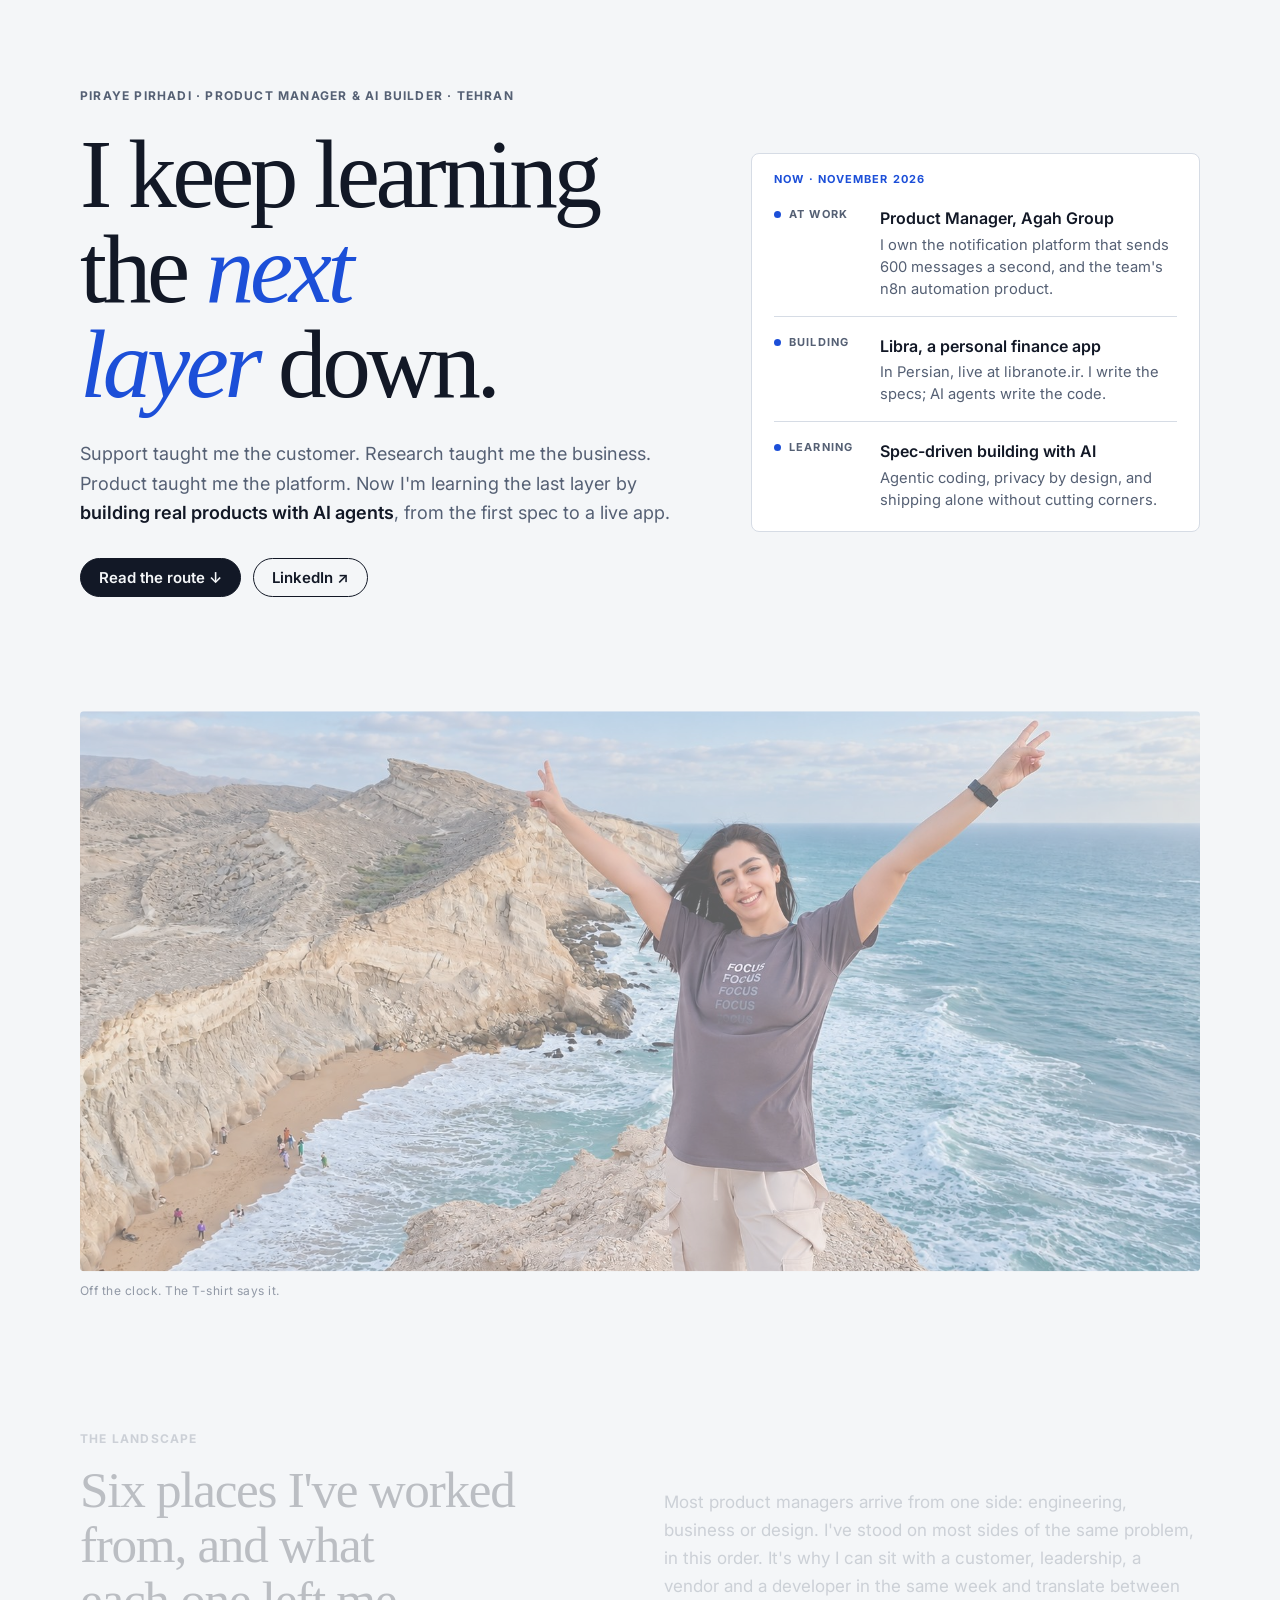
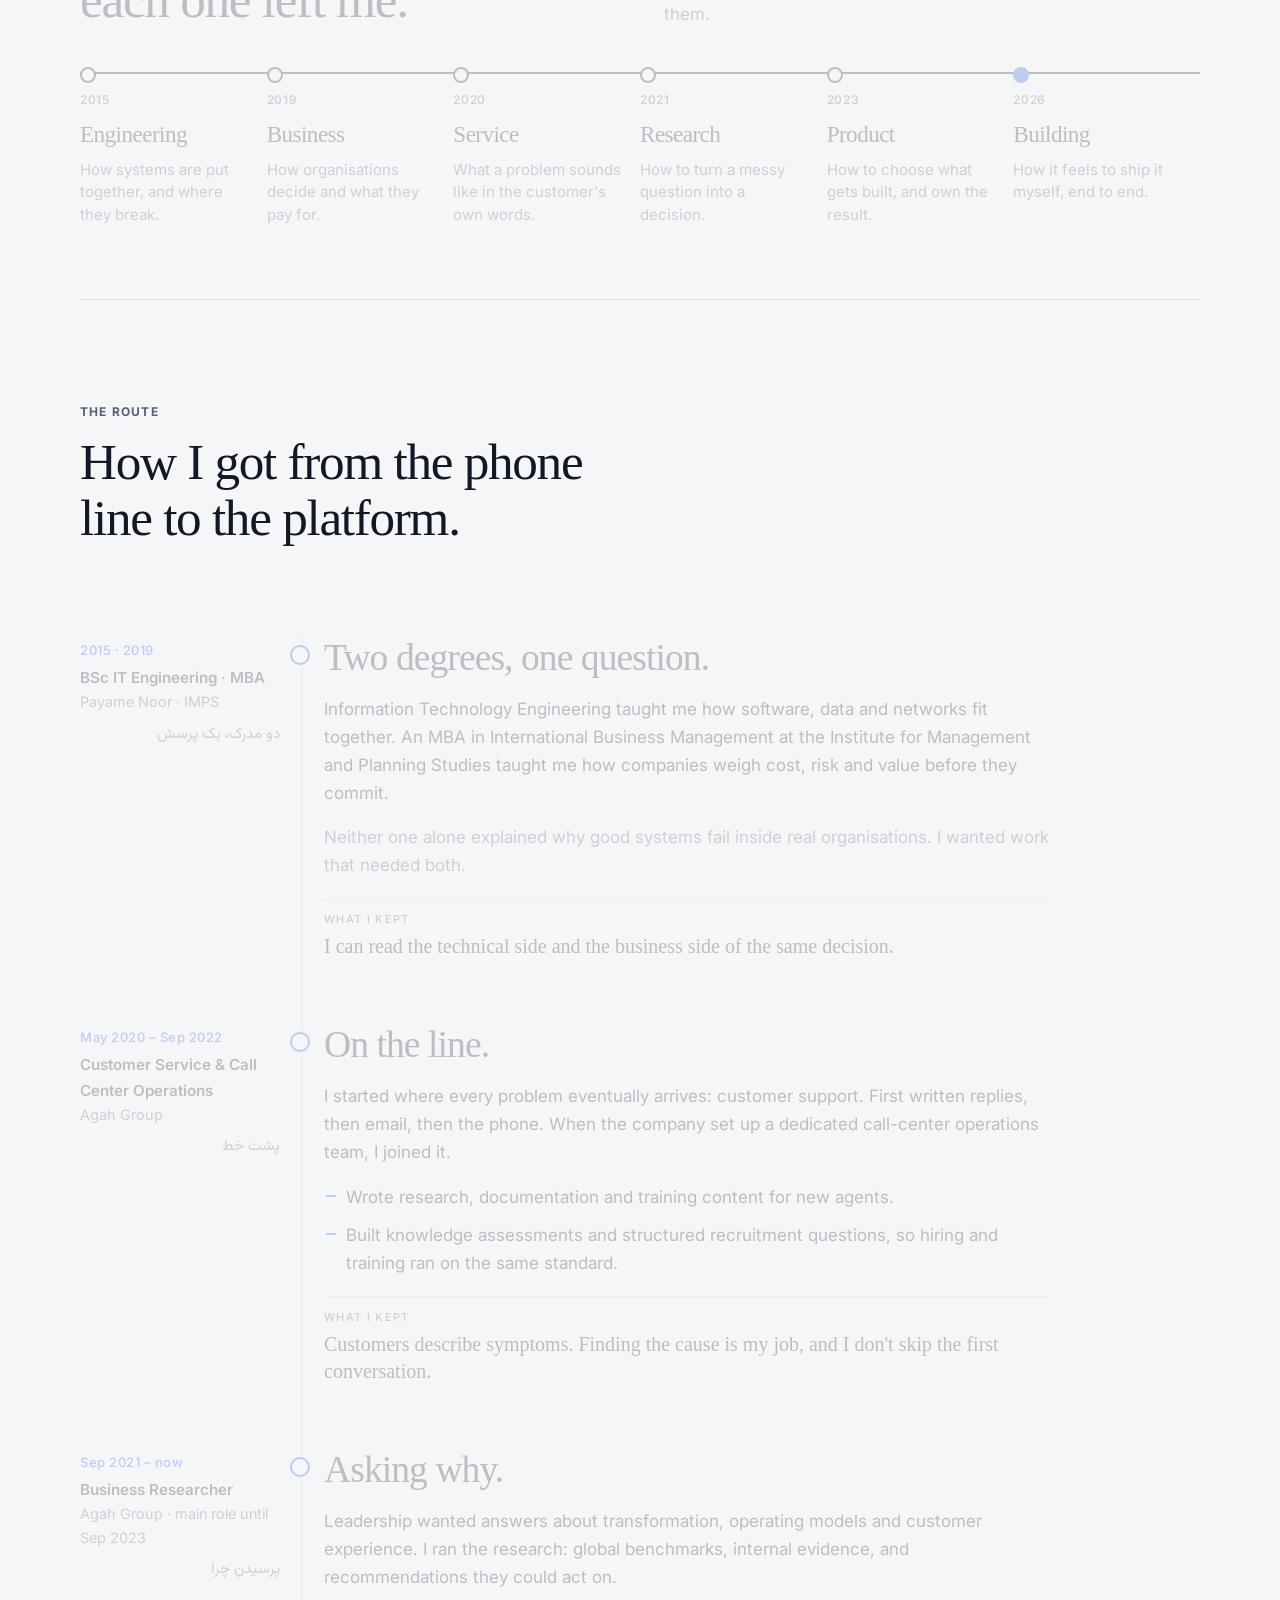
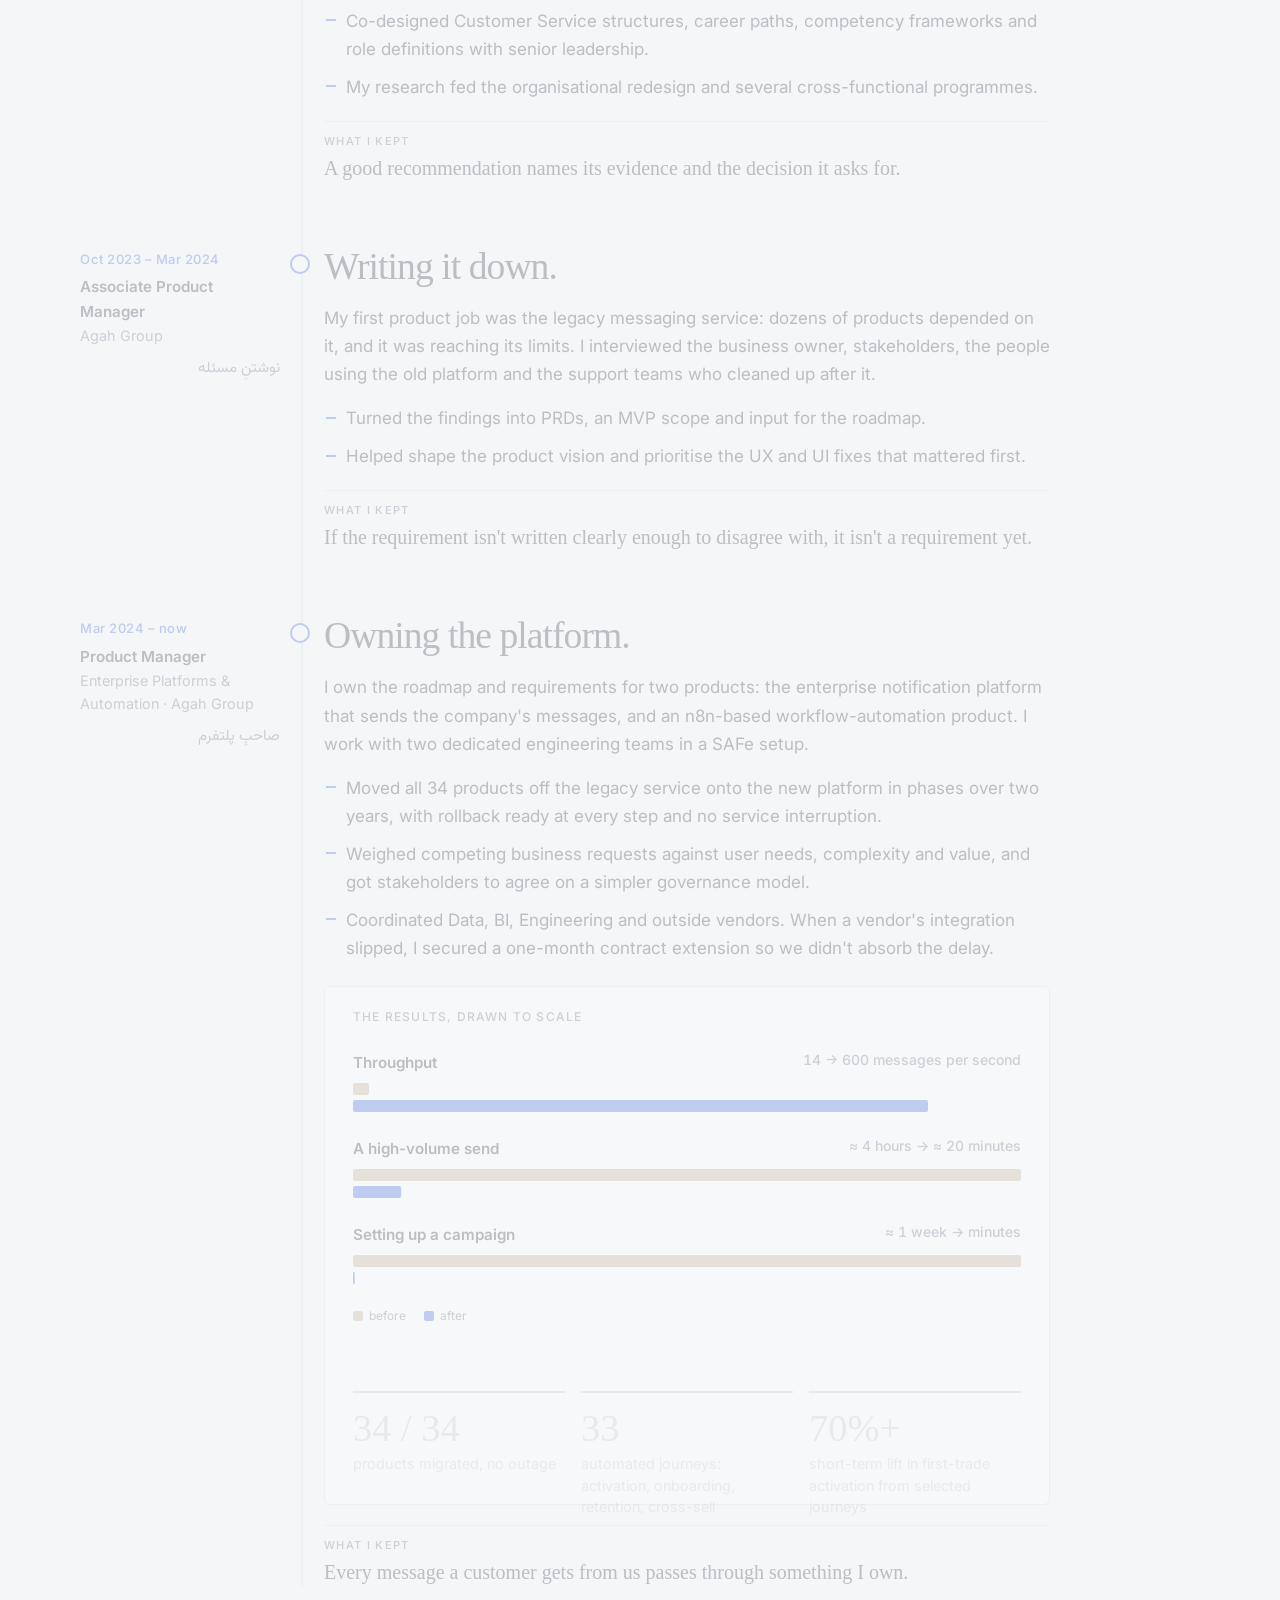
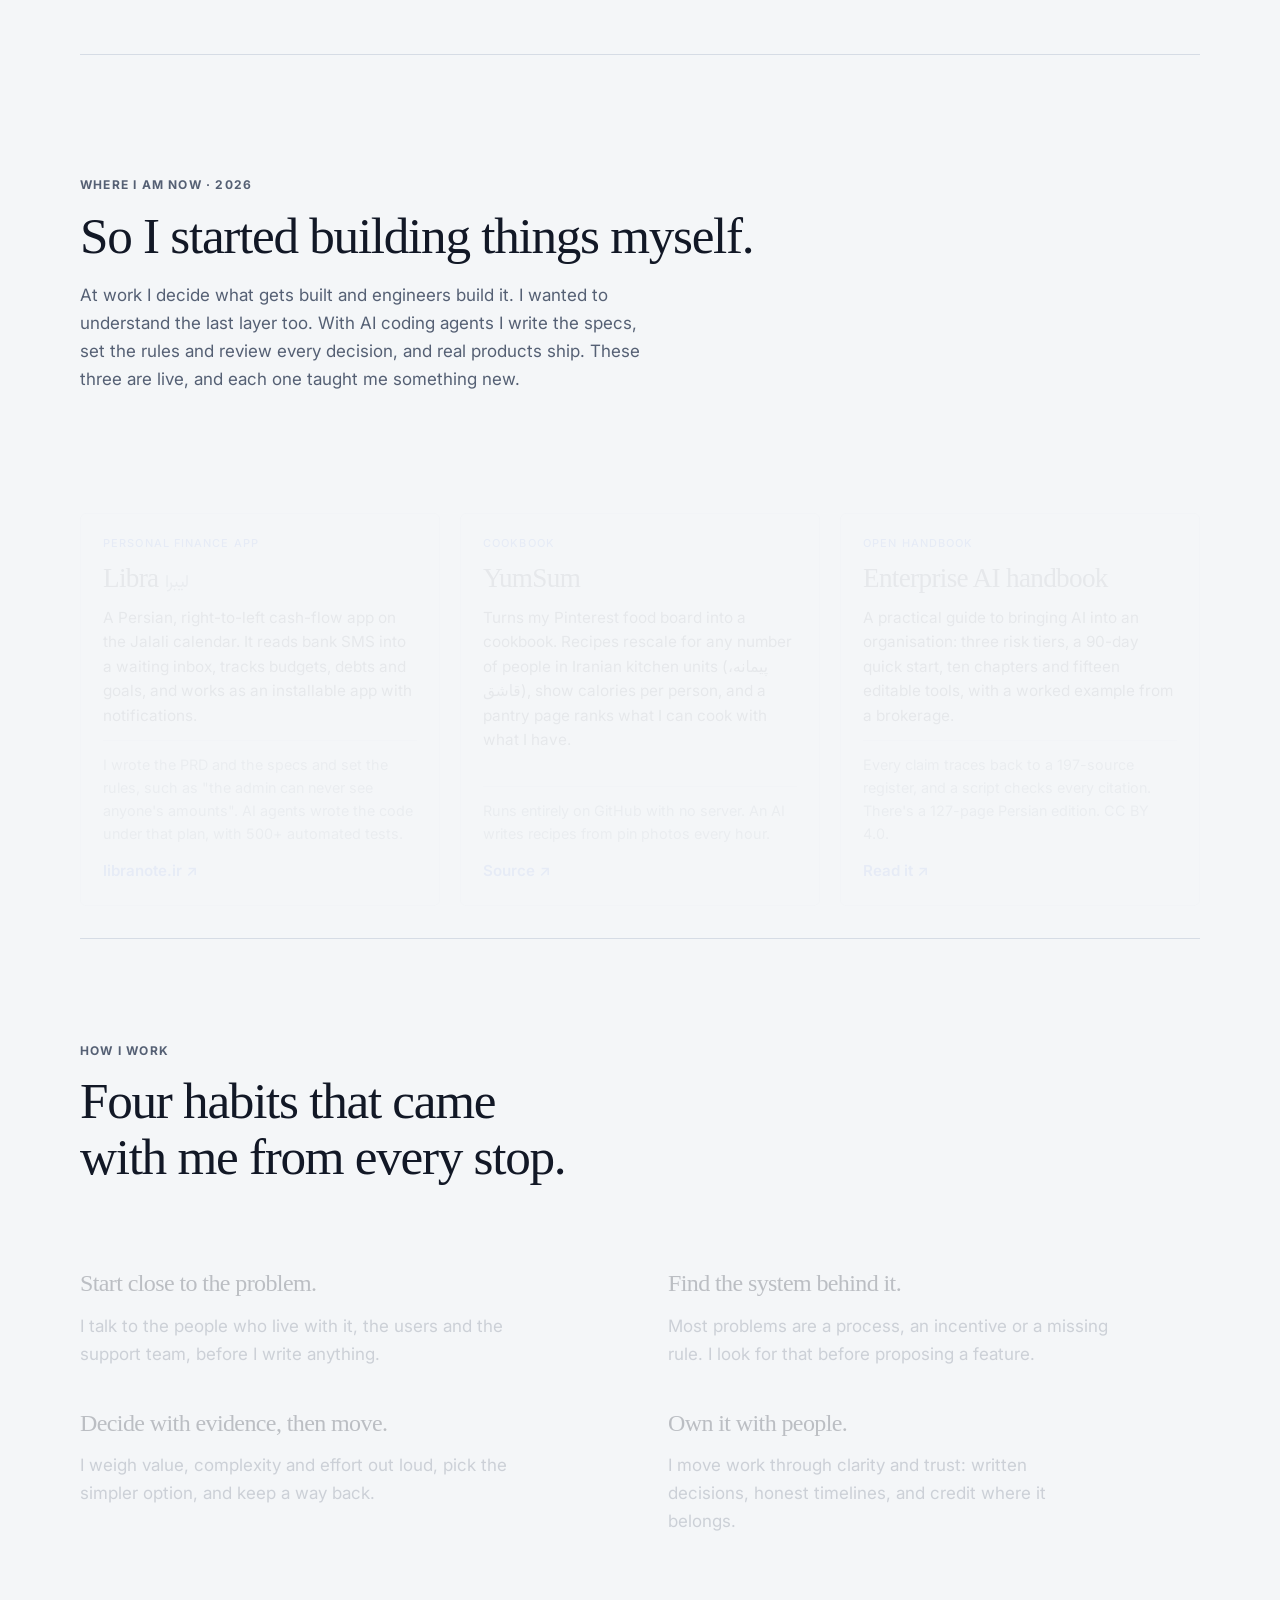
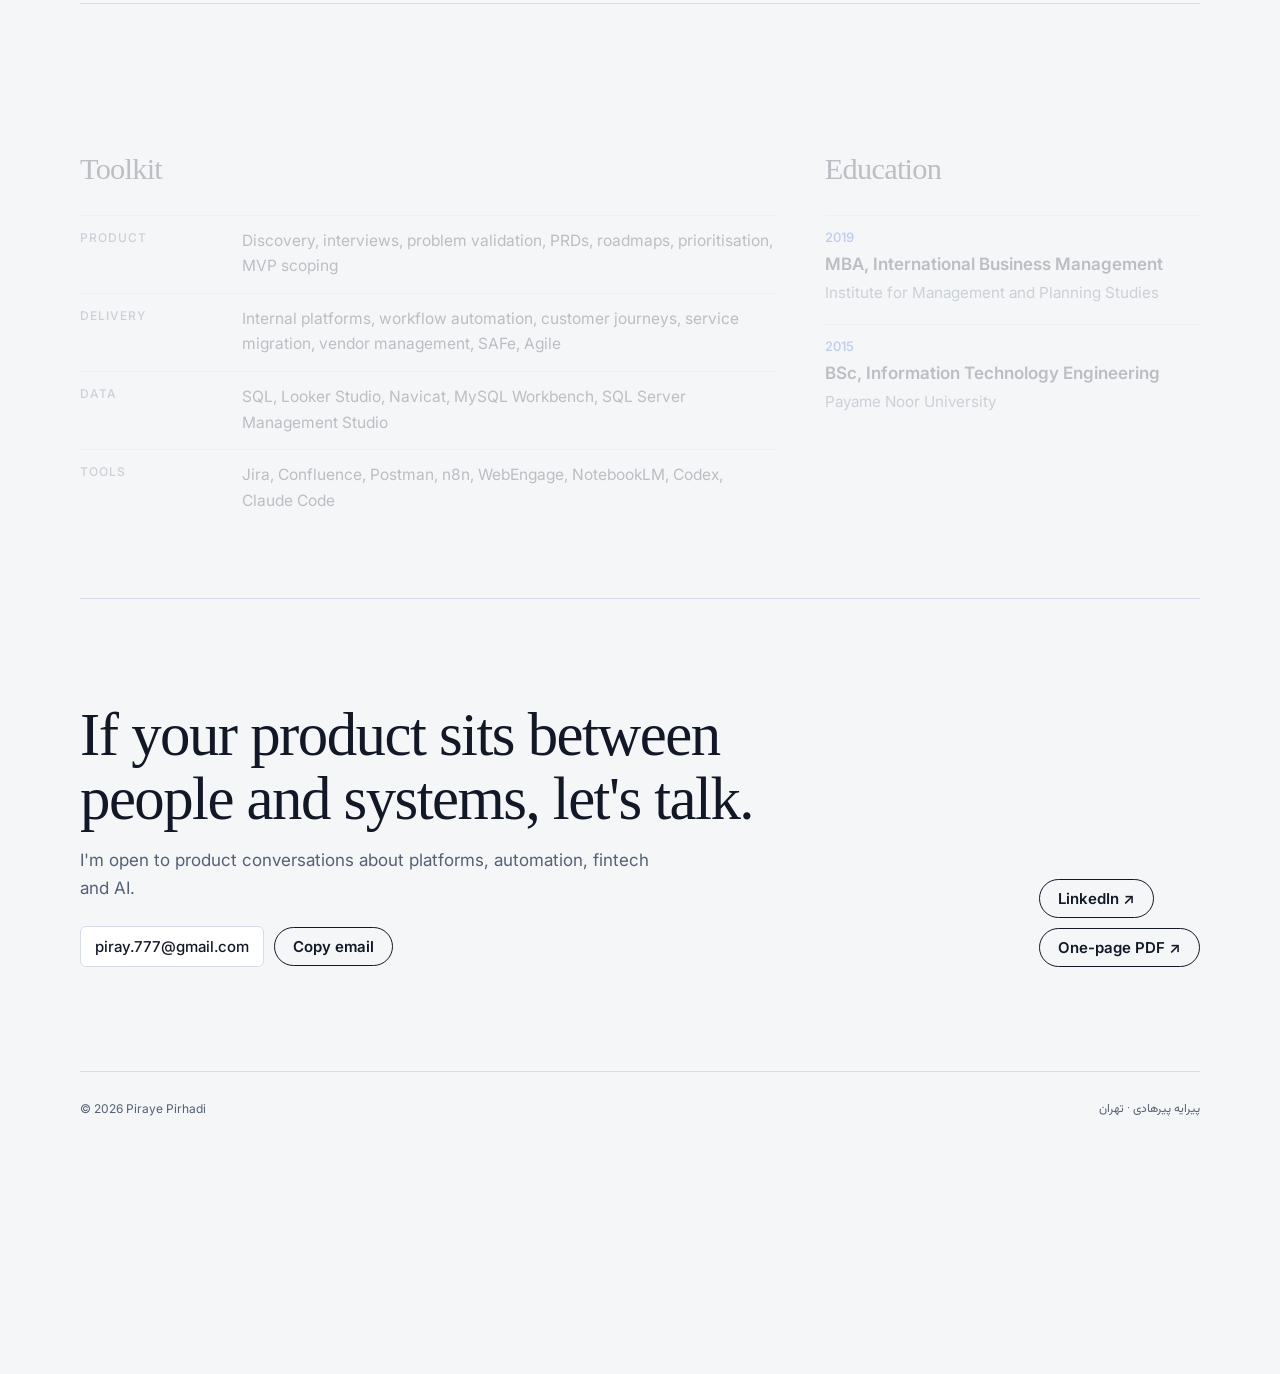
<file: index.html>
<!doctype html>
<html lang="en">
<head>
  <!-- Google tag (gtag.js) -->
  <script async src="https://www.googletagmanager.com/gtag/js?id=G-LN407H3TV2"></script>
  <script>
    window.dataLayer = window.dataLayer || [];
    function gtag(){dataLayer.push(arguments);}
    gtag('js', new Date());
    gtag('config', 'G-LN407H3TV2');
  </script>
  <meta charset="utf-8">
  <meta name="viewport" content="width=device-width, initial-scale=1">
  <meta http-equiv="refresh" content="0; url=resume">
  <title>Piraye Pirhadi — Product Manager</title>
</head>
<body>
  <p><a href="resume">View Piraye Pirhadi’s résumé</a></p>
</body>
</html>
</file>
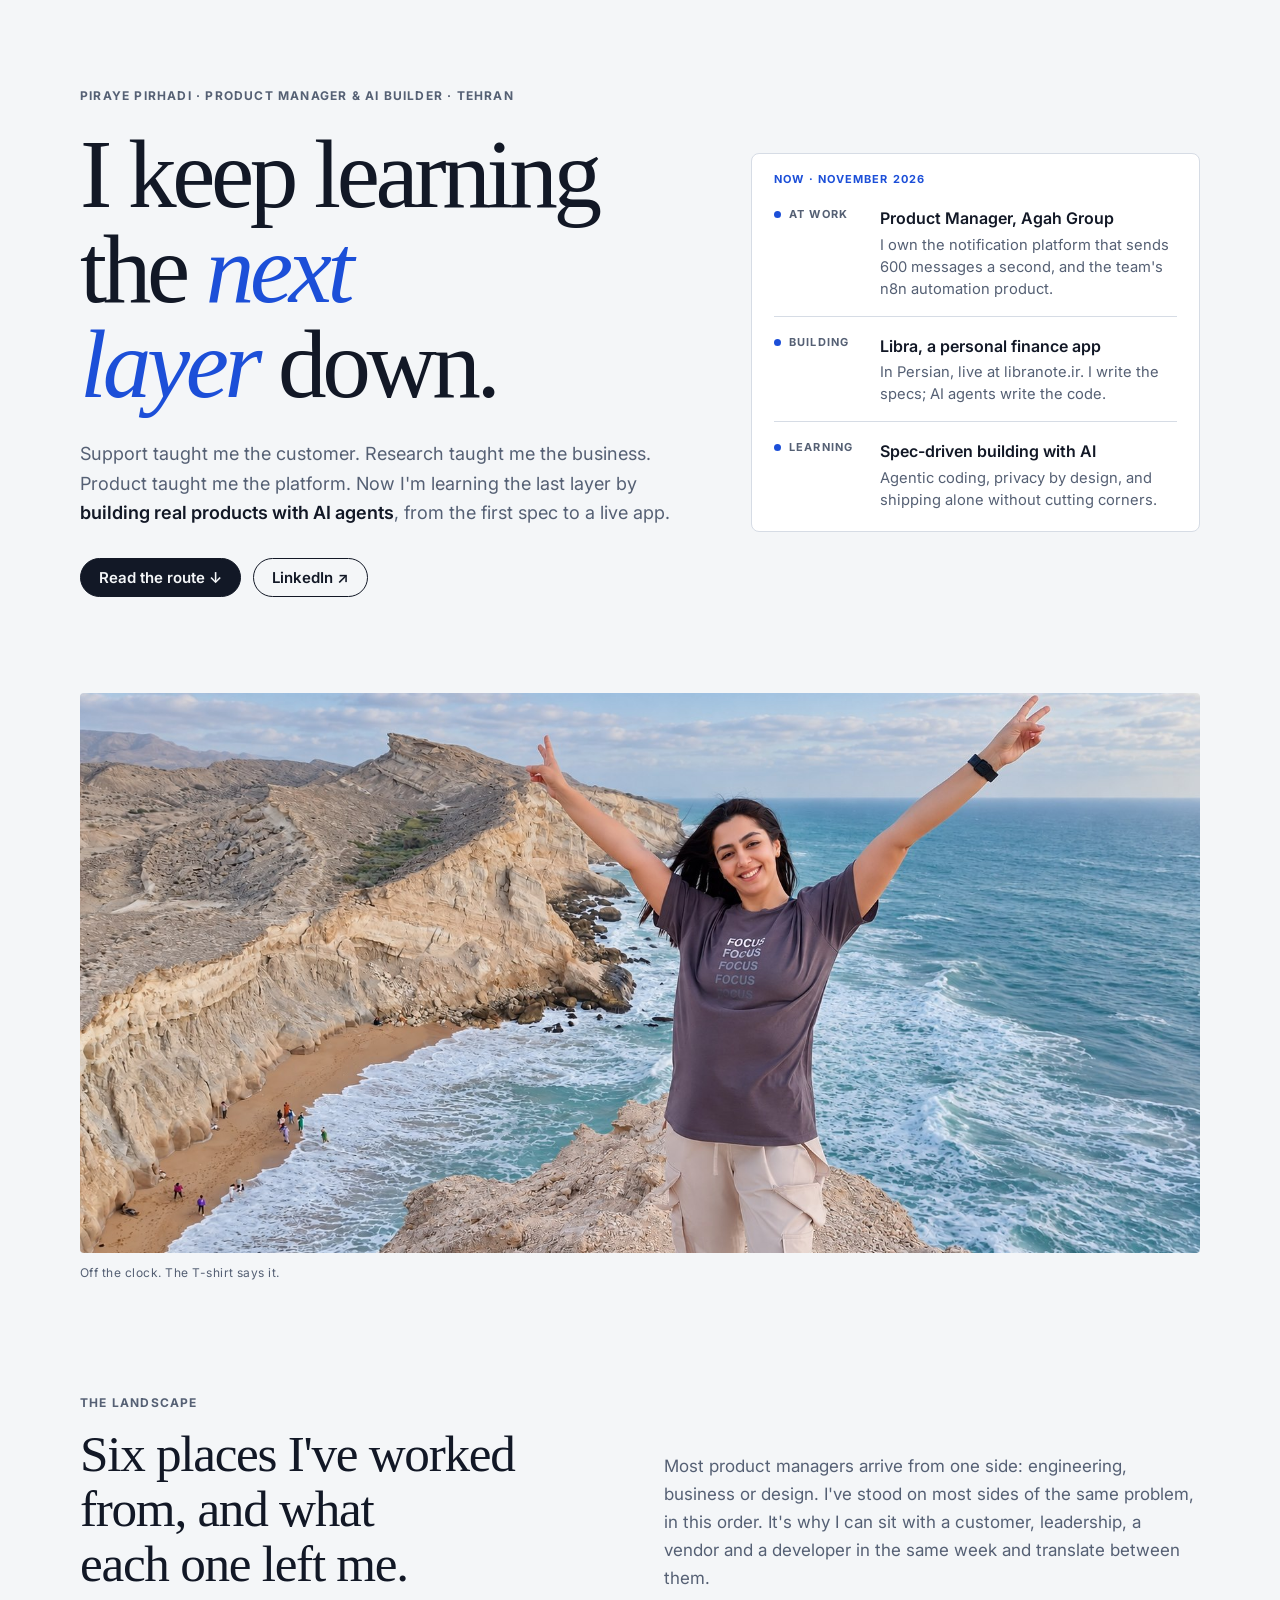
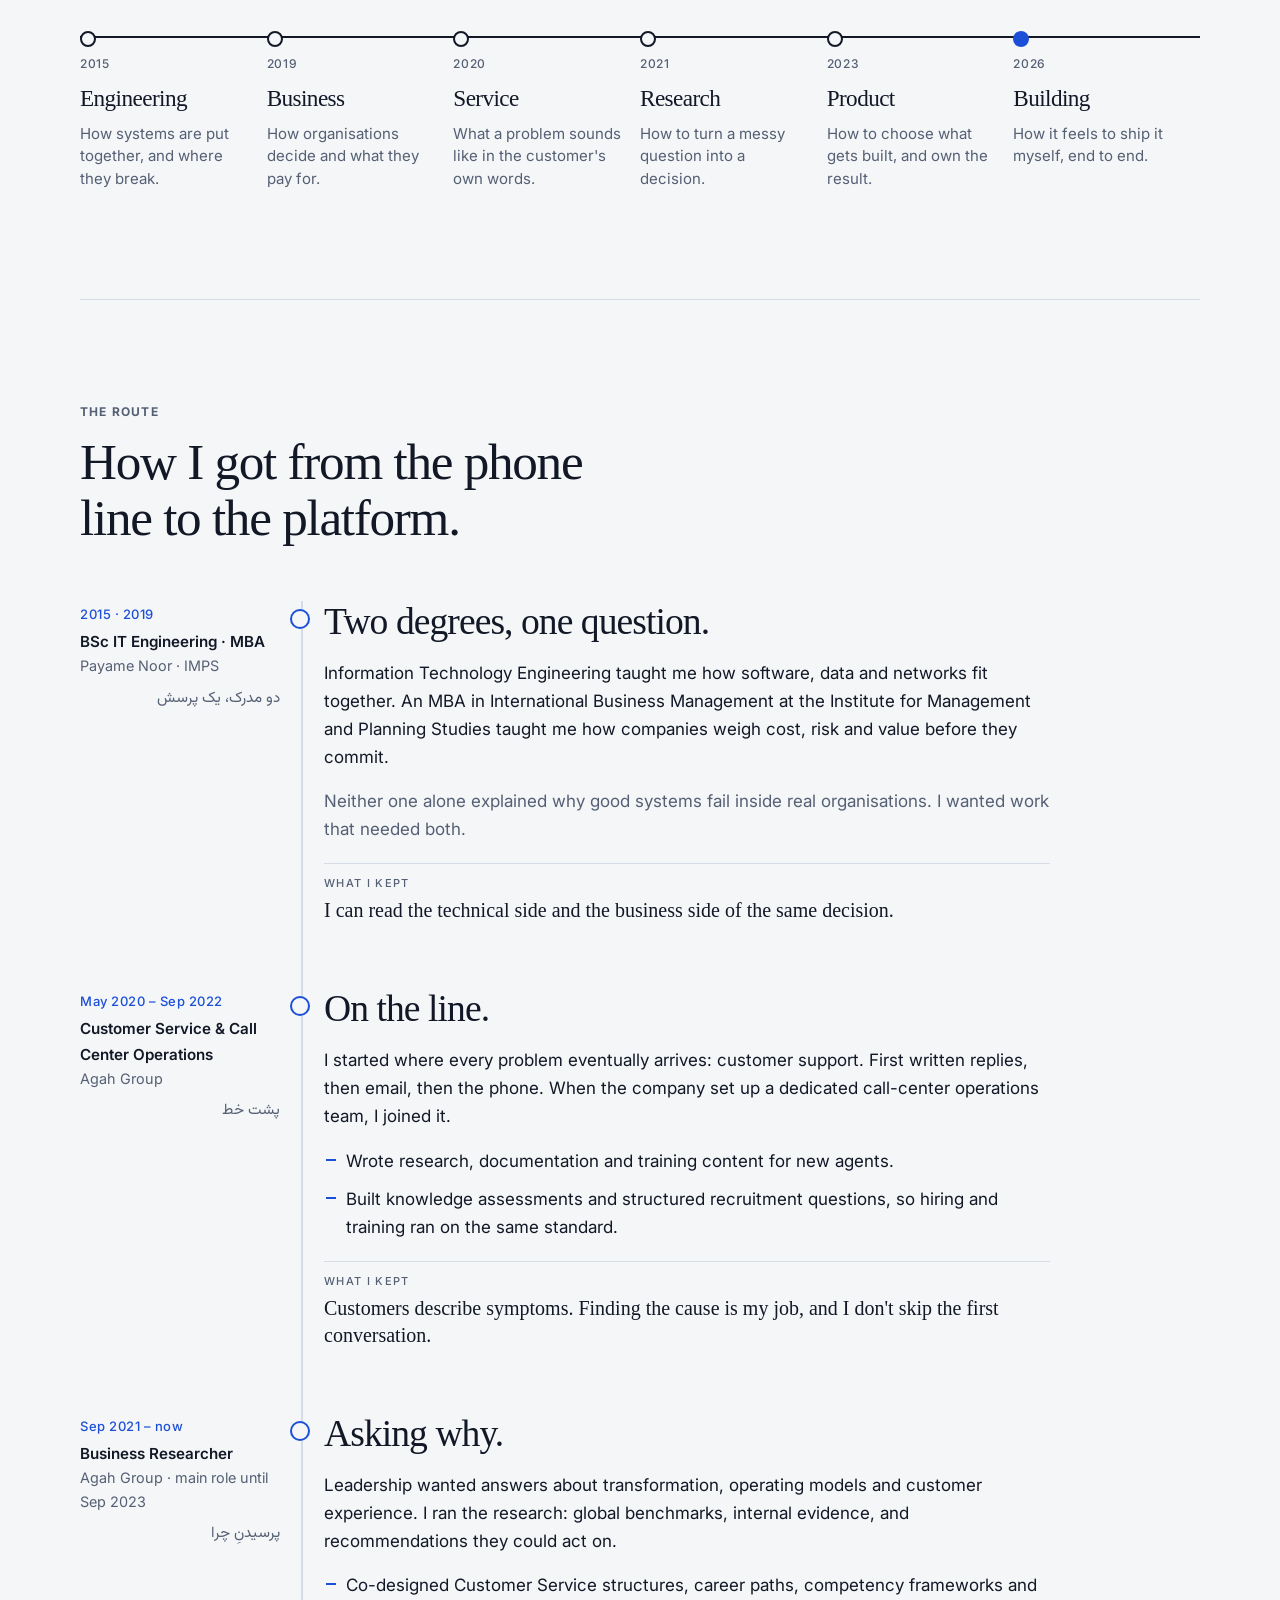
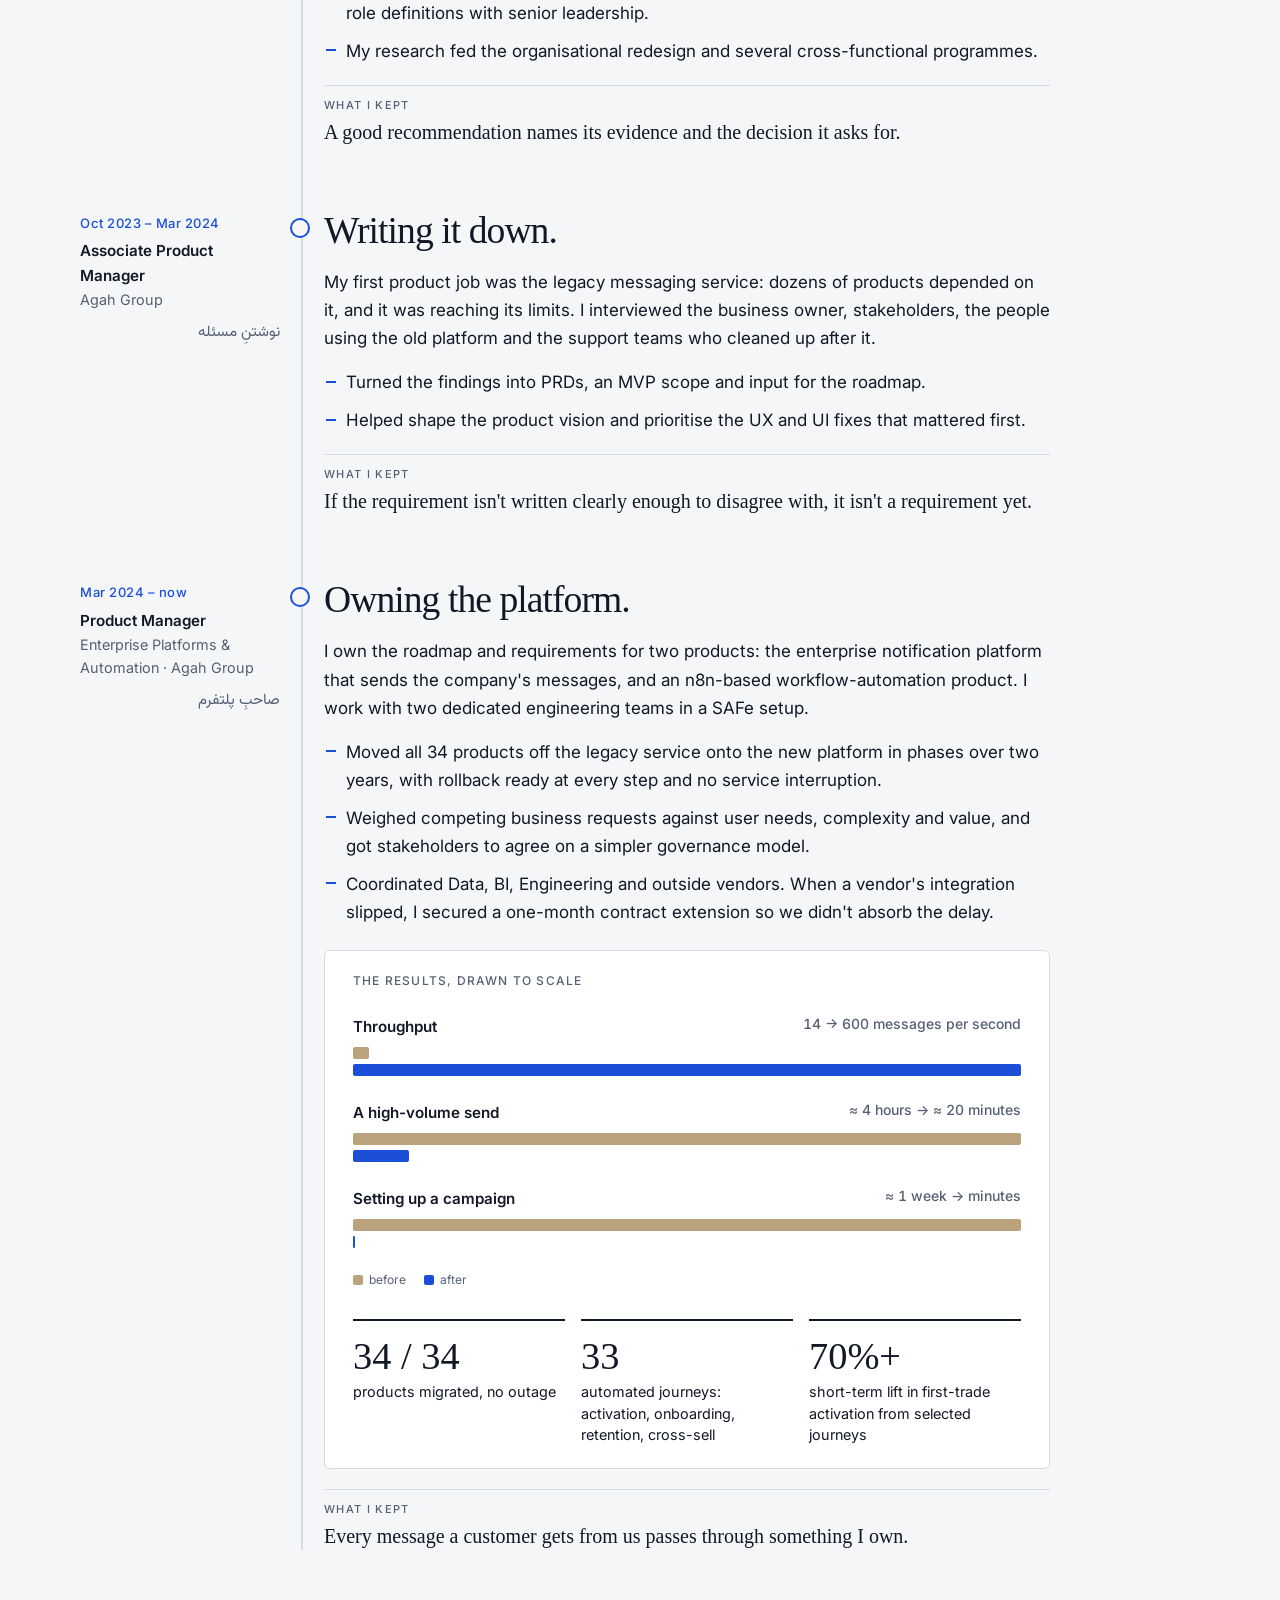
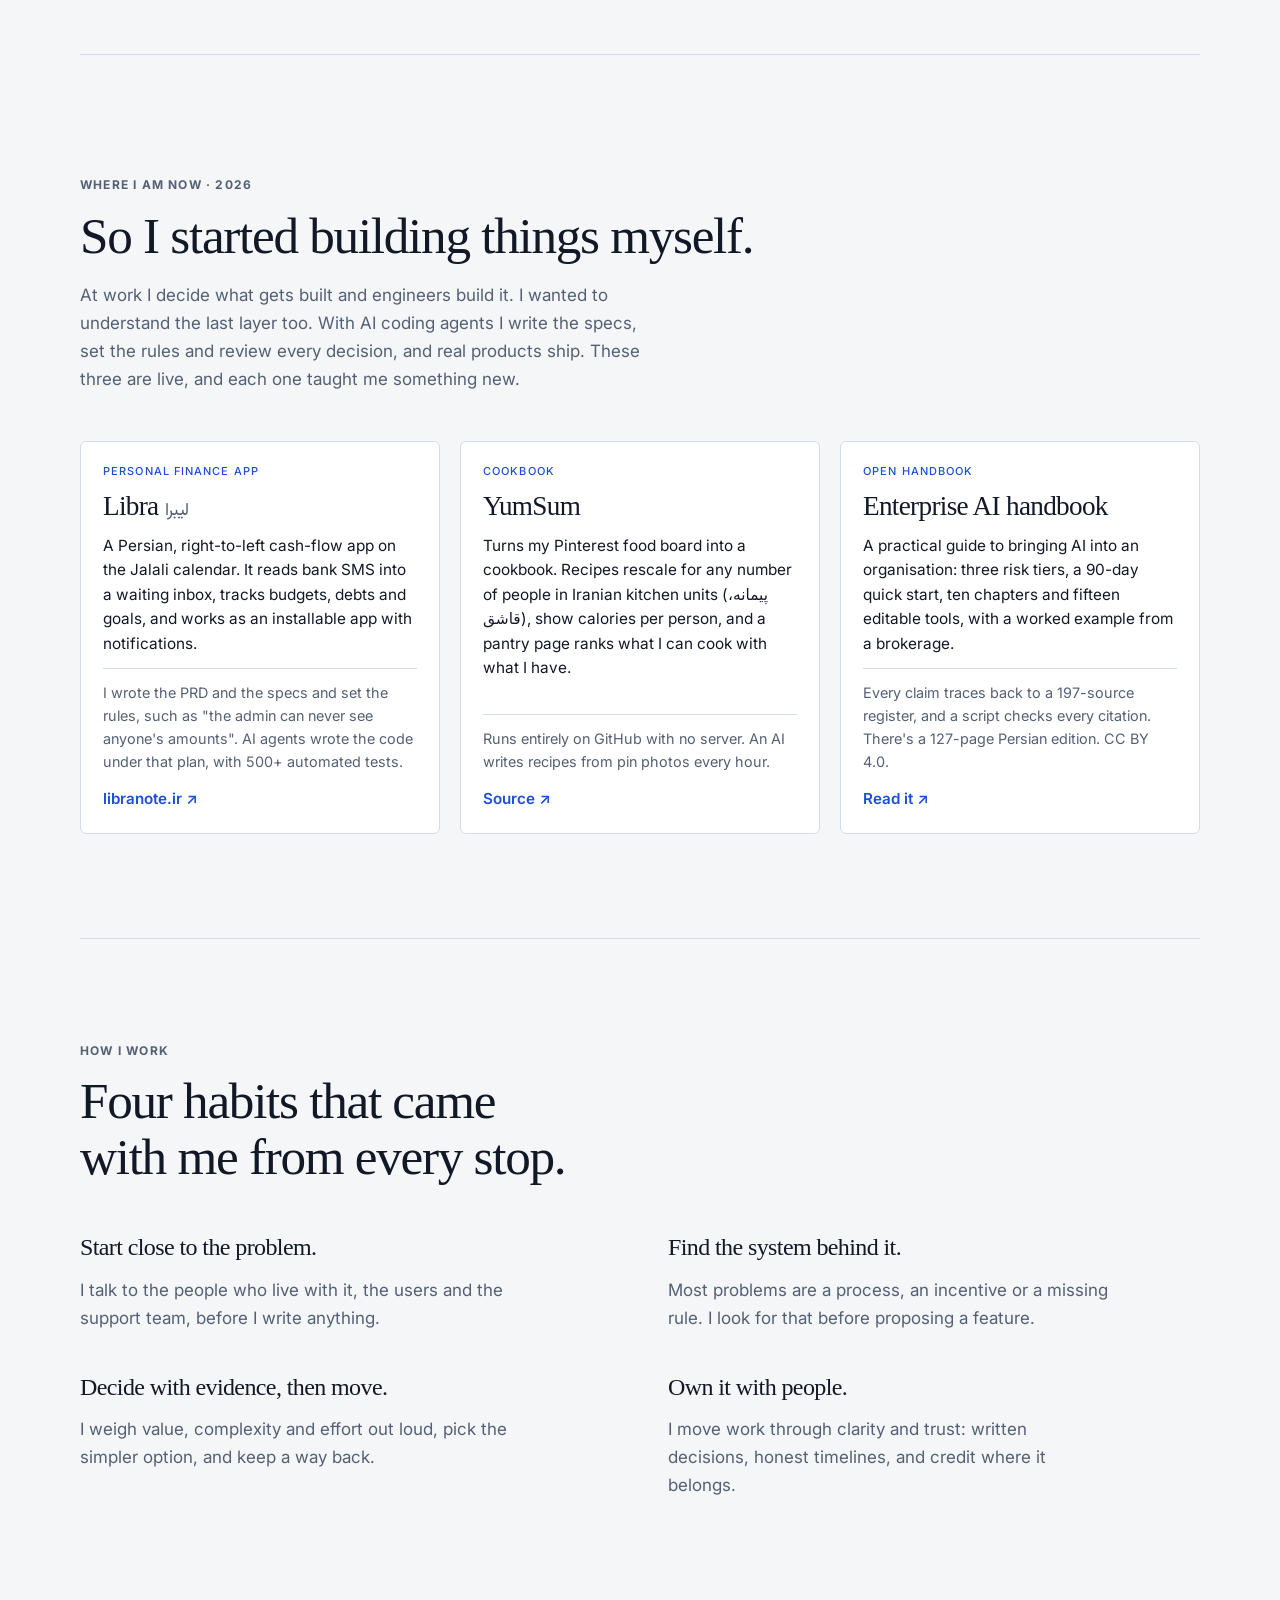
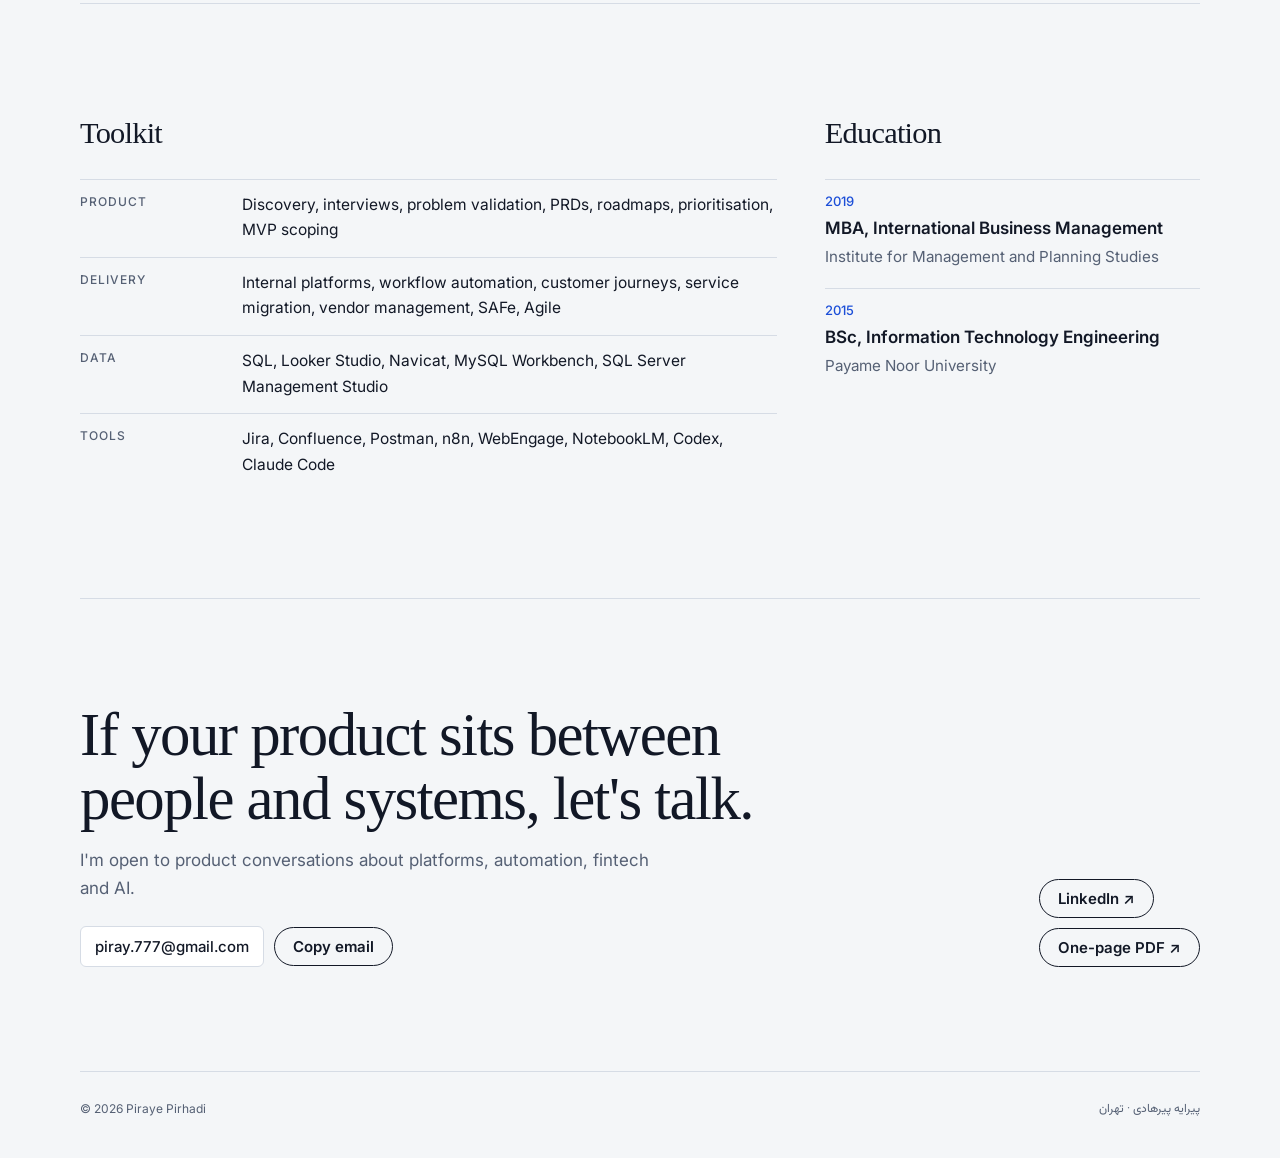
<file: resume/index.html>
<!doctype html>
<html lang="en">
<head>
  <!-- Google tag (gtag.js) -->
  <script async src="https://www.googletagmanager.com/gtag/js?id=G-LN407H3TV2"></script>
  <script>
    window.dataLayer = window.dataLayer || [];
    function gtag(){dataLayer.push(arguments);}
    gtag('js', new Date());
    gtag('config', 'G-LN407H3TV2');
  </script>
  <meta charset="utf-8">
  <meta name="viewport" content="width=device-width, initial-scale=1, viewport-fit=cover">
  <meta name="description" content="Product manager and AI builder in Tehran: notification platforms, workflow automation, and products built with AI agents.">
  <meta property="og:type" content="website">
  <meta property="og:title" content="Piraye Pirhadi — Product Manager &amp; AI builder">
  <meta property="og:description" content="Product manager and AI builder in Tehran: notification platforms, workflow automation, and products built with AI agents.">
  <meta property="og:url" content="https://pirayeah.github.io/piraye-resume/resume/">
  <meta property="og:image" content="https://pirayeah.github.io/piraye-resume/resume/og-thumbnail-v2.jpg">
  <meta property="og:image:secure_url" content="https://pirayeah.github.io/piraye-resume/resume/og-thumbnail-v2.jpg">
  <meta property="og:image:type" content="image/jpeg">
  <meta property="og:image:width" content="1200">
  <meta property="og:image:height" content="630">
  <meta property="og:image:alt" content="Piraye Pirhadi — Product Manager">
  <meta name="twitter:card" content="summary_large_image">
  <meta name="twitter:title" content="Piraye Pirhadi — Product Manager &amp; AI builder">
  <meta name="twitter:description" content="Product manager and AI builder in Tehran: notification platforms, workflow automation, and products built with AI agents.">
  <meta name="twitter:image" content="https://pirayeah.github.io/piraye-resume/resume/og-thumbnail-v2.jpg">
  <meta name="theme-color" content="#f4f6f8" media="(prefers-color-scheme: light)">
  <meta name="theme-color" content="#0d1320" media="(prefers-color-scheme: dark)">
  <title>Piraye Pirhadi — Product Manager &amp; AI builder</title>
  <link rel="preconnect" href="https://fonts.googleapis.com">
  <link rel="preconnect" href="https://fonts.gstatic.com" crossorigin>
  <link rel="stylesheet" href="https://fonts.googleapis.com/css2?family=Inter:wght@400;500;600;700;800&family=Vazirmatn:wght@400;600&display=swap">
<style>
/* Layout: a message route. Hero (headline + portrait), the six places I've worked from,
   then chapters hung on one vertical line in time order, the numbers drawn to scale,
   the things I build after hours, and a plain close. */
:root{
  --paper:#f4f6f8;      /* cool, sea-light white */
  --card:#ffffff;
  --ink:#121826;        /* navy-black */
  --muted:#556074;
  --rule:#d6dce5;
  --cobalt:#1c4fd8;     /* the shirt's blue: the one bold colour */
  --cobalt-soft:#e3eafc;
  --sand:#b9a27c;       /* shells on the beach, used only for the "before" bars */
  --display:Georgia, "Times New Roman", serif;
  --body:"Inter", ui-sans-serif, system-ui, -apple-system, "Segoe UI", sans-serif;
  --mono:"Inter", ui-sans-serif, system-ui, sans-serif; /* labels: Inter in tracked caps */
  --fa:"Vazirmatn", "Tahoma", sans-serif;
}
@media (prefers-color-scheme: dark){:root:not([data-theme="light"]){
  --paper:#0d1320;--card:#141c2d;--ink:#e9edf4;--muted:#9aa6bb;--rule:#26314a;
  --cobalt:#7da2ff;--cobalt-soft:#1a2747;--sand:#a8916b;color-scheme:dark}}
:root[data-theme="dark"]{
  --paper:#0d1320;--card:#141c2d;--ink:#e9edf4;--muted:#9aa6bb;--rule:#26314a;
  --cobalt:#7da2ff;--cobalt-soft:#1a2747;--sand:#a8916b;color-scheme:dark}

*{box-sizing:border-box}
body{margin:0}
img{max-width:100%;height:auto}
body{background:var(--paper);color:var(--ink);font:400 17px/1.65 var(--body);
  padding-left:max(16px,env(safe-area-inset-left,0px));padding-right:max(16px,env(safe-area-inset-right,0px))}
.wrap{max-width:1120px;margin:0 auto}
html{scroll-behavior:smooth}
h1,h2,h3{font-family:var(--display);font-weight:400;text-wrap:balance;margin:0;letter-spacing:-.025em}
p{margin:0}
a{color:var(--cobalt)}
a:focus-visible,button:focus-visible{outline:2px solid var(--cobalt);outline-offset:3px;border-radius:4px}
.eyebrow{font:700 12px/1.4 var(--mono);letter-spacing:.1em;text-transform:uppercase;color:var(--muted)}
.fa{font-family:var(--fa);direction:rtl;unicode-bidi:isolate}
section{padding-block:clamp(56px,9vw,104px)}
section + section{border-top:1px solid var(--rule)}

/* Hero */
.hero{display:grid;grid-template-columns:minmax(0,1.25fr) minmax(0,.75fr);gap:clamp(28px,5vw,64px);align-items:end;padding-block:clamp(40px,7vw,88px) clamp(48px,8vw,96px)}
.hero{grid-template-columns:minmax(0,1.15fr) minmax(0,.85fr);align-items:center}
.hero h1{font-size:clamp(2.9rem,7.6vw,6.2rem);line-height:.98;margin-top:22px;letter-spacing:-.045em}
.hero h1 em{font-style:italic;color:var(--cobalt)}
.now{background:var(--card);border:1px solid var(--rule);border-radius:8px;padding:6px 22px 4px;display:grid}
.now-row{display:grid;grid-template-columns:92px minmax(0,1fr);gap:14px;padding:16px 0;border-bottom:1px solid var(--rule)}
.now-row:last-child{border-bottom:0}
.now-row .k{font:700 11px/1.7 var(--mono);letter-spacing:.1em;text-transform:uppercase;color:var(--muted);display:flex;align-items:center;gap:8px;align-self:start}
.now-row .k::before{content:"";width:7px;height:7px;border-radius:50%;background:var(--cobalt);flex:none}
.now-row b{display:block;font-weight:600;font-size:1rem}
.now-row span{display:block;color:var(--muted);font-size:.92rem;line-height:1.5;margin-top:2px}
.now-head{font:700 11px/1 var(--mono);letter-spacing:.1em;text-transform:uppercase;color:var(--cobalt);padding:14px 0 4px}
.photo-band{margin:0;padding-block:0 8px}
.photo-band img{display:block;width:100%;aspect-ratio:16/8;object-fit:cover;object-position:60% 35%;border-radius:4px}
.photo-band figcaption{margin-top:10px;font-size:12px;color:var(--muted);letter-spacing:.04em}
.hero .lede{max-width:34em;margin-top:26px;font-size:1.13rem;color:var(--muted)}
.hero .lede strong{color:var(--ink);font-weight:600}
.cta{display:flex;flex-wrap:wrap;gap:12px;margin-top:30px}
.btn{display:inline-flex;align-items:center;gap:8px;padding:11px 18px;border-radius:999px;font:600 15px/1 var(--body);text-decoration:none;border:1px solid var(--ink);color:var(--ink);background:transparent;cursor:pointer}
.btn.solid{background:var(--ink);color:var(--paper)}
.btn:hover{border-color:var(--cobalt);color:var(--cobalt)}
.btn.solid:hover{background:var(--cobalt);color:var(--paper)}
.portrait{position:relative;margin:0}
.portrait img{display:block;width:100%;aspect-ratio:4/5;object-fit:cover;object-position:50% 22%;border-radius:2px}
.portrait figcaption{margin-top:10px;font:400 12px/1.5 var(--mono);color:var(--muted)}

/* The six places */
.places-head{display:grid;grid-template-columns:minmax(0,1fr) minmax(0,1fr);gap:24px 48px;align-items:end}
.places-head h2{font-size:clamp(2rem,4.2vw,3.2rem);line-height:1.08;margin-top:14px}
.places-head p{color:var(--muted);max-width:32em}
.places{list-style:none;padding:0;margin:44px 0 0;display:grid;grid-template-columns:repeat(6,minmax(0,1fr));border-top:2px solid var(--ink)}
.places li{padding:18px 16px 4px 0;position:relative}
.places li::before{content:"";position:absolute;top:-7px;left:0;width:12px;height:12px;border-radius:50%;background:var(--paper);border:2px solid var(--ink)}
.places li:last-child::before{background:var(--cobalt);border-color:var(--cobalt)}
.places .yr{font:500 12px/1.4 var(--mono);color:var(--muted);letter-spacing:.06em}
.places h3{font-size:1.45rem;margin:6px 0 6px}
.places .gave{font-size:.94rem;color:var(--muted);line-height:1.5}

/* Chapters on the route */
.route{margin-top:12px}
.ch{display:grid;grid-template-columns:200px minmax(0,1fr);gap:0 44px;position:relative;padding-bottom:64px}
.ch:last-child{padding-bottom:0}
.ch .when{position:relative;padding-top:4px}
.ch .when::after{content:"";position:absolute;top:0;bottom:-64px;right:-23px;width:2px;background:var(--rule)}
.ch:last-child .when::after{bottom:0}
.ch .when::before{content:"";position:absolute;top:8px;right:-30px;width:16px;height:16px;border-radius:50%;background:var(--paper);border:2px solid var(--cobalt);z-index:1}
.ch .dates{font:500 13px/1.4 var(--mono);color:var(--cobalt);letter-spacing:.04em}
.ch .role{margin-top:6px;font-size:.95rem;font-weight:600}
.ch .org{font-size:.9rem;color:var(--muted)}
.ch .fa{margin-top:8px;font-size:.95rem;color:var(--muted);display:block}
.ch h3{font-size:clamp(1.7rem,3.2vw,2.35rem);line-height:1.12}
.ch .body{display:grid;gap:16px;max-width:66ch}
.ch .body p{color:var(--ink)}
.ch .body p.quiet{color:var(--muted)}
.ch ul{margin:0;padding:0;list-style:none;display:grid;gap:10px}
.ch ul li{padding-left:22px;position:relative}
.ch ul li::before{content:"";position:absolute;left:2px;top:.72em;width:10px;height:2px;background:var(--cobalt)}
.kept{font-family:var(--display);font-size:1.25rem;line-height:1.35;padding:14px 0 0;border-top:1px solid var(--rule);margin-top:4px}
.kept span{font:500 11px/1 var(--mono);letter-spacing:.12em;text-transform:uppercase;color:var(--muted);display:block;margin-bottom:8px}

/* Numbers drawn to scale */
.scale{margin-top:8px;background:var(--card);border:1px solid var(--rule);border-radius:6px;padding:22px clamp(16px,3vw,28px);display:grid;gap:24px}
.scale h4{margin:0;font:500 12px/1.4 var(--mono);letter-spacing:.1em;text-transform:uppercase;color:var(--muted)}
.metric{display:grid;gap:8px}
.metric .label{display:flex;flex-wrap:wrap;justify-content:space-between;gap:4px 16px;font-size:.95rem}
.metric .label b{font-weight:600}
.metric .label .v{font:500 14px/1.4 var(--mono);font-variant-numeric:tabular-nums;color:var(--muted)}
.bars{display:grid;gap:5px}
.bar{height:12px;border-radius:2px;min-width:2px}
.bar.before{background:var(--sand)}
.bar.after{background:var(--cobalt)}
.legend{display:flex;gap:18px;font:400 12px/1.4 var(--mono);color:var(--muted)}
.legend i{display:inline-block;width:10px;height:10px;border-radius:2px;margin-right:6px;vertical-align:-1px}
.facts{display:grid;grid-template-columns:repeat(3,minmax(0,1fr));gap:16px;margin-top:6px}
.fact{border-top:2px solid var(--ink);padding-top:10px}
.fact .n{font-family:var(--display);font-size:2.4rem;line-height:1}
.fact p{font-size:.9rem;color:var(--muted);margin-top:6px;line-height:1.5}

/* After hours */
.after-head{max-width:760px}
.after-head img{width:100%;aspect-ratio:1/1;object-fit:cover;object-position:30% 30%;border-radius:2px;display:block}
.after-head h2{font-size:clamp(2rem,4.2vw,3.2rem);line-height:1.08;margin-top:14px}
.after-head p{margin-top:18px;color:var(--muted);max-width:34em}
.builds{display:grid;grid-template-columns:repeat(3,minmax(0,1fr));gap:20px;margin-top:48px}
.build{background:var(--card);border:1px solid var(--rule);border-radius:6px;padding:22px;display:flex;flex-direction:column;gap:12px;min-width:0}
.build .kind{font:500 11px/1.4 var(--mono);letter-spacing:.1em;text-transform:uppercase;color:var(--cobalt)}
.build h3{font-size:1.7rem;line-height:1.1}
.build h3 .fa{font-size:1.1rem;color:var(--muted);margin-inline-start:8px}
.build p{font-size:.96rem;line-height:1.6}
.build .mine{font-size:.9rem;color:var(--muted);border-top:1px solid var(--rule);padding-top:12px;margin-top:auto}
.build a{font-weight:600;text-decoration:none;font-size:.95rem}
.build a:hover{text-decoration:underline}

/* How I work */
.how h2{font-size:clamp(2rem,4.2vw,3.2rem);line-height:1.08;margin-top:14px;max-width:16em}
.rules{display:grid;grid-template-columns:repeat(2,minmax(0,1fr));gap:36px 56px;margin-top:44px}
.rule h3{font-size:1.5rem}
.rule p{margin-top:8px;color:var(--muted);max-width:40ch}

/* Tools + education */
.base{display:grid;grid-template-columns:minmax(0,1.3fr) minmax(0,.7fr);gap:48px}
.base h2{font-size:1.9rem;margin-bottom:20px}
.tools{display:grid;gap:14px}
.tools div{display:grid;grid-template-columns:150px minmax(0,1fr);gap:12px;border-top:1px solid var(--rule);padding-top:12px}
.tools dt{font:500 12px/1.6 var(--mono);letter-spacing:.08em;text-transform:uppercase;color:var(--muted)}
.tools dd{margin:0;font-size:.97rem}
.edu{display:grid;gap:18px}
.edu div{border-top:1px solid var(--rule);padding-top:12px}
.edu .y{font:500 13px/1.4 var(--mono);color:var(--cobalt)}
.edu b{display:block;font-weight:600;margin-top:4px}
.edu span{color:var(--muted);font-size:.95rem}

/* Close */
.close{display:grid;grid-template-columns:minmax(0,1fr) auto;gap:28px;align-items:end}
.close h2{font-size:clamp(2.2rem,5vw,3.8rem);line-height:1.04}
.close p{color:var(--muted);margin-top:16px;max-width:34em}
.mail{display:flex;flex-wrap:wrap;gap:10px;align-items:center;margin-top:24px}
.mail code{font:500 15px/1 var(--mono);padding:12px 14px;border:1px solid var(--rule);border-radius:6px;background:var(--card);user-select:all}
.links{display:flex;flex-direction:column;gap:10px;align-items:flex-start}
footer{padding-block:28px 40px;border-top:1px solid var(--rule);font:400 12px/1.5 var(--mono);color:var(--muted);display:flex;flex-wrap:wrap;justify-content:space-between;gap:8px}

@media (max-width:900px){
  .places{grid-template-columns:repeat(3,minmax(0,1fr));row-gap:28px;border-top:0}
  .places li{border-top:2px solid var(--ink)}
  .builds{grid-template-columns:minmax(0,1fr)}
  .facts{grid-template-columns:repeat(3,minmax(0,1fr))}
}
@media (max-width:720px){
  body{font-size:16px}
  .hero,.places-head,.after-head,.base,.close,.rules{grid-template-columns:minmax(0,1fr)}
  .portrait{max-width:340px}
  .places{grid-template-columns:repeat(2,minmax(0,1fr))}
  .ch{grid-template-columns:minmax(0,1fr);padding-left:28px;padding-bottom:52px}
  .ch .when{margin-bottom:14px}
  .ch .when::after{right:auto;left:-21px;top:0;bottom:-52px}
  .ch:last-child .when::after{bottom:-100%}
  .ch .when::before{right:auto;left:-28px}
  .facts{grid-template-columns:minmax(0,1fr)}
  .tools div{grid-template-columns:minmax(0,1fr);gap:2px}
  .after-head img{aspect-ratio:4/3}
}
@media (prefers-reduced-motion:no-preference){
  @supports (animation-timeline: view()){
    .reveal,.ch,.build,.rule,.fact{animation:rise linear both;animation-timeline:view();animation-range:entry 0% cover 28%}
    @keyframes rise{from{opacity:.25;transform:translateY(36px)}to{opacity:1;transform:none}}
    .photo-band img{animation:drift linear both;animation-timeline:view();animation-range:cover 0% cover 100%}
    @keyframes drift{from{object-position:60% 20%}to{object-position:60% 55%}}
  }
  .bar.after{transform-origin:left;animation:grow .9s cubic-bezier(.2,.7,.2,1) both}
  @keyframes grow{from{transform:scaleX(.02)}to{transform:scaleX(1)}}
}
</style>
</head>
<body>
<div class="wrap">

<header class="hero">
  <div>
    <p class="eyebrow">Piraye Pirhadi · Product Manager &amp; AI builder · Tehran</p>
    <h1>I keep learning the <em>next layer</em> down.</h1>
    <p class="lede">Support taught me the customer. Research taught me the business. Product taught me the platform. Now I'm learning the last layer by <strong>building real products with AI agents</strong>, from the first spec to a live app.</p>
    <div class="cta">
      <a class="btn solid" href="#route">Read the route ↓</a>
      <a class="btn" href="https://linkedin.com/in/piraye-pirhadi" target="_blank" rel="noopener">LinkedIn ↗</a>
    </div>
  </div>
  <aside class="now" aria-label="What I am doing now">
    <p class="now-head">Now · November 2026</p>
    <div class="now-row"><p class="k">At work</p><p><b>Product Manager, Agah Group</b><span>I own the notification platform that sends 600 messages a second, and the team's n8n automation product.</span></p></div>
    <div class="now-row"><p class="k">Building</p><p><b>Libra, a personal finance app</b><span>In Persian, live at libranote.ir. I write the specs; AI agents write the code.</span></p></div>
    <div class="now-row"><p class="k">Learning</p><p><b>Spec-driven building with AI</b><span>Agentic coding, privacy by design, and shipping alone without cutting corners.</span></p></div>
  </aside>
</header>

<figure class="photo-band reveal">
  <img src="piraye-coast-wide.jpg" width="1672" height="941" alt="Piraye on a clifftop above the sea, arms raised, in a T-shirt that says FOCUS">
  <figcaption>Off the clock. The T-shirt says it.</figcaption>
</figure>

<section aria-labelledby="places-title">
  <div class="places-head reveal">
    <div>
      <p class="eyebrow">The landscape</p>
      <h2 id="places-title">Six places I've worked from, and what each one left me.</h2>
    </div>
    <p>Most product managers arrive from one side: engineering, business or design. I've stood on most sides of the same problem, in this order. It's why I can sit with a customer, leadership, a vendor and a developer in the same week and translate between them.</p>
  </div>
  <ol class="places reveal">
    <li><p class="yr">2015</p><h3>Engineering</h3><p class="gave">How systems are put together, and where they break.</p></li>
    <li><p class="yr">2019</p><h3>Business</h3><p class="gave">How organisations decide and what they pay for.</p></li>
    <li><p class="yr">2020</p><h3>Service</h3><p class="gave">What a problem sounds like in the customer's own words.</p></li>
    <li><p class="yr">2021</p><h3>Research</h3><p class="gave">How to turn a messy question into a decision.</p></li>
    <li><p class="yr">2023</p><h3>Product</h3><p class="gave">How to choose what gets built, and own the result.</p></li>
    <li><p class="yr">2026</p><h3>Building</h3><p class="gave">How it feels to ship it myself, end to end.</p></li>
  </ol>
</section>

<section id="route" aria-labelledby="route-title">
  <p class="eyebrow">The route</p>
  <h2 id="route-title" style="font-size:clamp(2rem,4.2vw,3.2rem);line-height:1.08;margin:14px 0 56px;max-width:15em">How I got from the phone line to the platform.</h2>

  <div class="route">
    <article class="ch">
      <div class="when">
        <p class="dates">2015 · 2019</p>
        <p class="role">BSc IT Engineering · MBA</p>
        <p class="org">Payame Noor · IMPS</p>
        <span class="fa">دو مدرک، یک پرسش</span>
      </div>
      <div class="body">
        <h3>Two degrees, one question.</h3>
        <p>Information Technology Engineering taught me how software, data and networks fit together. An MBA in International Business Management at the Institute for Management and Planning Studies taught me how companies weigh cost, risk and value before they commit.</p>
        <p class="quiet">Neither one alone explained why good systems fail inside real organisations. I wanted work that needed both.</p>
        <p class="kept"><span>What I kept</span>I can read the technical side and the business side of the same decision.</p>
      </div>
    </article>

    <article class="ch">
      <div class="when">
        <p class="dates">May 2020 – Sep 2022</p>
        <p class="role">Customer Service &amp; Call Center Operations</p>
        <p class="org">Agah Group</p>
        <span class="fa">پشت خط</span>
      </div>
      <div class="body">
        <h3>On the line.</h3>
        <p>I started where every problem eventually arrives: customer support. First written replies, then email, then the phone. When the company set up a dedicated call-center operations team, I joined it.</p>
        <ul>
          <li>Wrote research, documentation and training content for new agents.</li>
          <li>Built knowledge assessments and structured recruitment questions, so hiring and training ran on the same standard.</li>
        </ul>
        <p class="kept"><span>What I kept</span>Customers describe symptoms. Finding the cause is my job, and I don't skip the first conversation.</p>
      </div>
    </article>

    <article class="ch">
      <div class="when">
        <p class="dates">Sep 2021 – now</p>
        <p class="role">Business Researcher</p>
        <p class="org">Agah Group · main role until Sep 2023</p>
        <span class="fa">پرسیدنِ چرا</span>
      </div>
      <div class="body">
        <h3>Asking why.</h3>
        <p>Leadership wanted answers about transformation, operating models and customer experience. I ran the research: global benchmarks, internal evidence, and recommendations they could act on.</p>
        <ul>
          <li>Co-designed Customer Service structures, career paths, competency frameworks and role definitions with senior leadership.</li>
          <li>My research fed the organisational redesign and several cross-functional programmes.</li>
        </ul>
        <p class="kept"><span>What I kept</span>A good recommendation names its evidence and the decision it asks for.</p>
      </div>
    </article>

    <article class="ch">
      <div class="when">
        <p class="dates">Oct 2023 – Mar 2024</p>
        <p class="role">Associate Product Manager</p>
        <p class="org">Agah Group</p>
        <span class="fa">نوشتنِ مسئله</span>
      </div>
      <div class="body">
        <h3>Writing it down.</h3>
        <p>My first product job was the legacy messaging service: dozens of products depended on it, and it was reaching its limits. I interviewed the business owner, stakeholders, the people using the old platform and the support teams who cleaned up after it.</p>
        <ul>
          <li>Turned the findings into PRDs, an MVP scope and input for the roadmap.</li>
          <li>Helped shape the product vision and prioritise the UX and UI fixes that mattered first.</li>
        </ul>
        <p class="kept"><span>What I kept</span>If the requirement isn't written clearly enough to disagree with, it isn't a requirement yet.</p>
      </div>
    </article>

    <article class="ch">
      <div class="when">
        <p class="dates">Mar 2024 – now</p>
        <p class="role">Product Manager</p>
        <p class="org">Enterprise Platforms &amp; Automation · Agah Group</p>
        <span class="fa">صاحبِ پلتفرم</span>
      </div>
      <div class="body">
        <h3>Owning the platform.</h3>
        <p>I own the roadmap and requirements for two products: the enterprise notification platform that sends the company's messages, and an n8n-based workflow-automation product. I work with two dedicated engineering teams in a SAFe setup.</p>
        <ul>
          <li>Moved all 34 products off the legacy service onto the new platform in phases over two years, with rollback ready at every step and no service interruption.</li>
          <li>Weighed competing business requests against user needs, complexity and value, and got stakeholders to agree on a simpler governance model.</li>
          <li>Coordinated Data, BI, Engineering and outside vendors. When a vendor's integration slipped, I secured a one-month contract extension so we didn't absorb the delay.</li>
        </ul>

        <div class="scale" aria-label="Results, drawn to scale">
          <h4>The results, drawn to scale</h4>
          <div class="metric">
            <div class="label"><b>Throughput</b><span class="v">14 → 600 messages per second</span></div>
            <div class="bars">
              <div class="bar before" style="width:2.33%" title="14 TPS"></div>
              <div class="bar after" style="width:100%" title="600 TPS"></div>
            </div>
          </div>
          <div class="metric">
            <div class="label"><b>A high-volume send</b><span class="v">≈ 4 hours → ≈ 20 minutes</span></div>
            <div class="bars">
              <div class="bar before" style="width:100%" title="240 minutes"></div>
              <div class="bar after" style="width:8.33%" title="20 minutes"></div>
            </div>
          </div>
          <div class="metric">
            <div class="label"><b>Setting up a campaign</b><span class="v">≈ 1 week → minutes</span></div>
            <div class="bars">
              <div class="bar before" style="width:100%" title="about one week"></div>
              <div class="bar after" style="width:.1%" title="a few minutes"></div>
            </div>
          </div>
          <div class="legend"><span><i style="background:var(--sand)"></i>before</span><span><i style="background:var(--cobalt)"></i>after</span></div>
          <div class="facts">
            <div class="fact"><p class="n">34 / 34</p><p>products migrated, no outage</p></div>
            <div class="fact"><p class="n">33</p><p>automated journeys: activation, onboarding, retention, cross-sell</p></div>
            <div class="fact"><p class="n">70%+</p><p>short-term lift in first-trade activation from selected journeys</p></div>
          </div>
        </div>

        <p class="kept"><span>What I kept</span>Every message a customer gets from us passes through something I own.</p>
      </div>
    </article>
  </div>
</section>

<section aria-labelledby="after-title">
  <div class="after-head">
    <div>
      <p class="eyebrow">Where I am now · 2026</p>
      <h2 id="after-title">So I started building things myself.</h2>
      <p>At work I decide what gets built and engineers build it. I wanted to understand the last layer too. With AI coding agents I write the specs, set the rules and review every decision, and real products ship. These three are live, and each one taught me something new.</p>
    </div>
  </div>
  <div class="builds reveal">
    <article class="build">
      <p class="kind">Personal finance app</p>
      <h3>Libra <span class="fa">لیبرا</span></h3>
      <p>A Persian, right-to-left cash-flow app on the Jalali calendar. It reads bank SMS into a waiting inbox, tracks budgets, debts and goals, and works as an installable app with notifications.</p>
      <p class="mine">I wrote the PRD and the specs and set the rules, such as "the admin can never see anyone's amounts". AI agents wrote the code under that plan, with 500+ automated tests.</p>
      <a href="https://libranote.ir" target="_blank" rel="noopener">libranote.ir ↗</a>
    </article>
    <article class="build">
      <p class="kind">Cookbook</p>
      <h3>YumSum</h3>
      <p>Turns my Pinterest food board into a cookbook. Recipes rescale for any number of people in Iranian kitchen units (پیمانه، قاشق), show calories per person, and a pantry page ranks what I can cook with what I have.</p>
      <p class="mine">Runs entirely on GitHub with no server. An AI writes recipes from pin photos every hour.</p>
      <a href="https://github.com/pirayeah/yumsum" target="_blank" rel="noopener">Source ↗</a>
    </article>
    <article class="build">
      <p class="kind">Open handbook</p>
      <h3>Enterprise AI handbook</h3>
      <p>A practical guide to bringing AI into an organisation: three risk tiers, a 90-day quick start, ten chapters and fifteen editable tools, with a worked example from a brokerage.</p>
      <p class="mine">Every claim traces back to a 197-source register, and a script checks every citation. There's a 127-page Persian edition. CC BY 4.0.</p>
      <a href="https://github.com/pirayeah/ai-implementation-handbook" target="_blank" rel="noopener">Read it ↗</a>
    </article>
  </div>
</section>

<section class="how" aria-labelledby="how-title">
  <p class="eyebrow">How I work</p>
  <h2 id="how-title">Four habits that came with me from every stop.</h2>
  <div class="rules">
    <div class="rule"><h3>Start close to the problem.</h3><p>I talk to the people who live with it, the users and the support team, before I write anything.</p></div>
    <div class="rule"><h3>Find the system behind it.</h3><p>Most problems are a process, an incentive or a missing rule. I look for that before proposing a feature.</p></div>
    <div class="rule"><h3>Decide with evidence, then move.</h3><p>I weigh value, complexity and effort out loud, pick the simpler option, and keep a way back.</p></div>
    <div class="rule"><h3>Own it with people.</h3><p>I move work through clarity and trust: written decisions, honest timelines, and credit where it belongs.</p></div>
  </div>
</section>

<section aria-label="Toolkit and education">
  <div class="base reveal">
    <div>
      <h2>Toolkit</h2>
      <dl class="tools">
        <div><dt>Product</dt><dd>Discovery, interviews, problem validation, PRDs, roadmaps, prioritisation, MVP scoping</dd></div>
        <div><dt>Delivery</dt><dd>Internal platforms, workflow automation, customer journeys, service migration, vendor management, SAFe, Agile</dd></div>
        <div><dt>Data</dt><dd>SQL, Looker Studio, Navicat, MySQL Workbench, SQL Server Management Studio</dd></div>
        <div><dt>Tools</dt><dd>Jira, Confluence, Postman, n8n, WebEngage, NotebookLM, Codex, Claude Code</dd></div>
      </dl>
    </div>
    <div>
      <h2>Education</h2>
      <div class="edu">
        <div><p class="y">2019</p><b>MBA, International Business Management</b><span>Institute for Management and Planning Studies</span></div>
        <div><p class="y">2015</p><b>BSc, Information Technology Engineering</b><span>Payame Noor University</span></div>
      </div>
    </div>
  </div>
</section>

<section class="close" aria-labelledby="close-title">
  <div>
    <h2 id="close-title">If your product sits between people and systems, let's talk.</h2>
    <p>I'm open to product conversations about platforms, automation, fintech and AI.</p>
    <div class="mail">
      <code id="email">piray.777@gmail.com</code>
      <button class="btn" id="copy" type="button" data-track-event="email_copy">Copy email</button>
    </div>
  </div>
  <div class="links">
    <a class="btn" href="https://linkedin.com/in/piraye-pirhadi" target="_blank" rel="noopener">LinkedIn ↗</a>
    <a class="btn" href="piraye-pirhadi-resume.pdf" data-track-event="resume_download">One-page PDF ↗</a>
  </div>
</section>

<footer><span>© <span id="year">2026</span> Piraye Pirhadi</span><span class="fa">پیرایه پیرهادی · تهران</span></footer>
</div>

<script>
document.getElementById('copy').addEventListener('click', function () {
  var b = this, t = document.getElementById('email').textContent;
  function done(msg){ b.textContent = msg; setTimeout(function(){ b.textContent = 'Copy email'; }, 1800); }
  try {
    navigator.clipboard.writeText(t).then(function(){ done('Copied'); }, select);
  } catch (e) { select(); }
  function select(){
    var r = document.createRange(); r.selectNodeContents(document.getElementById('email'));
    var s = getSelection(); s.removeAllRanges(); s.addRange(r); done('Selected, press Ctrl+C');
  }
});
</script>
<script src="tracking-config.js"></script>
<script src="script.js"></script>
</body>
</html>
</file>
